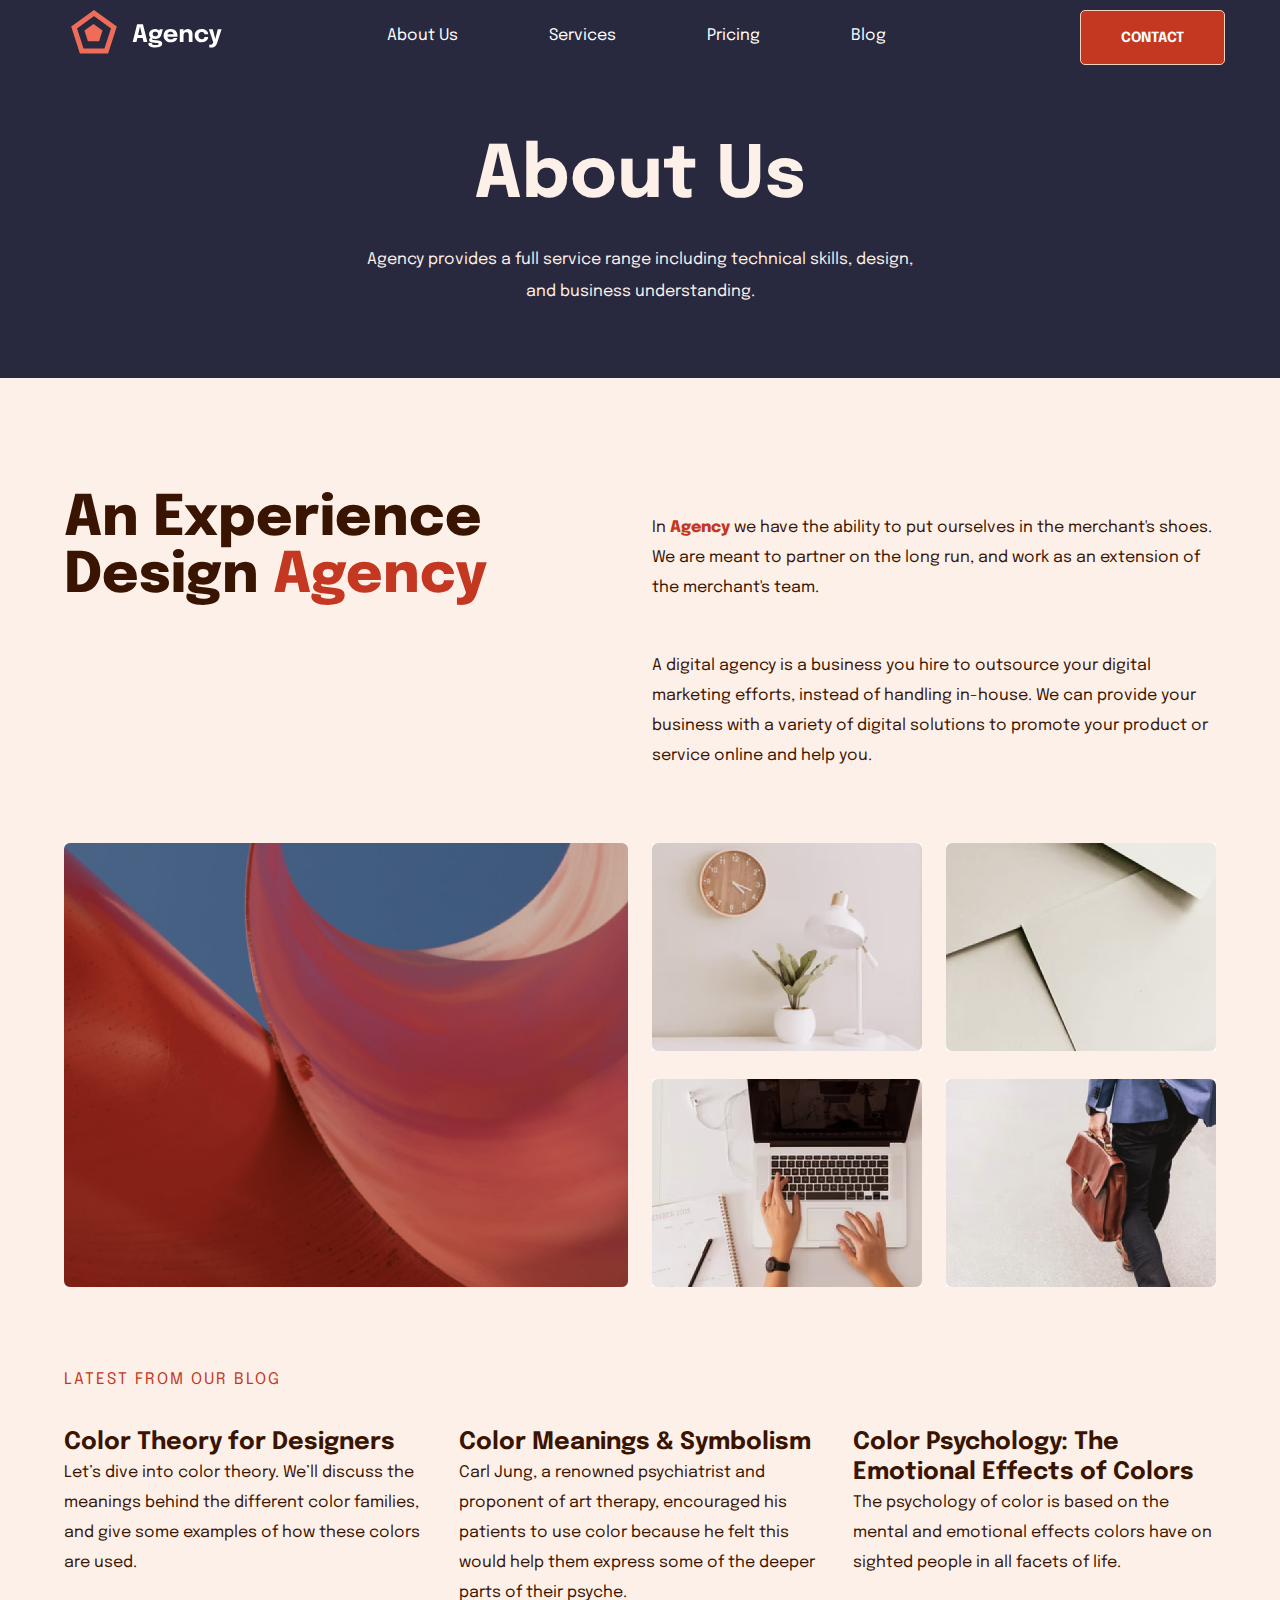
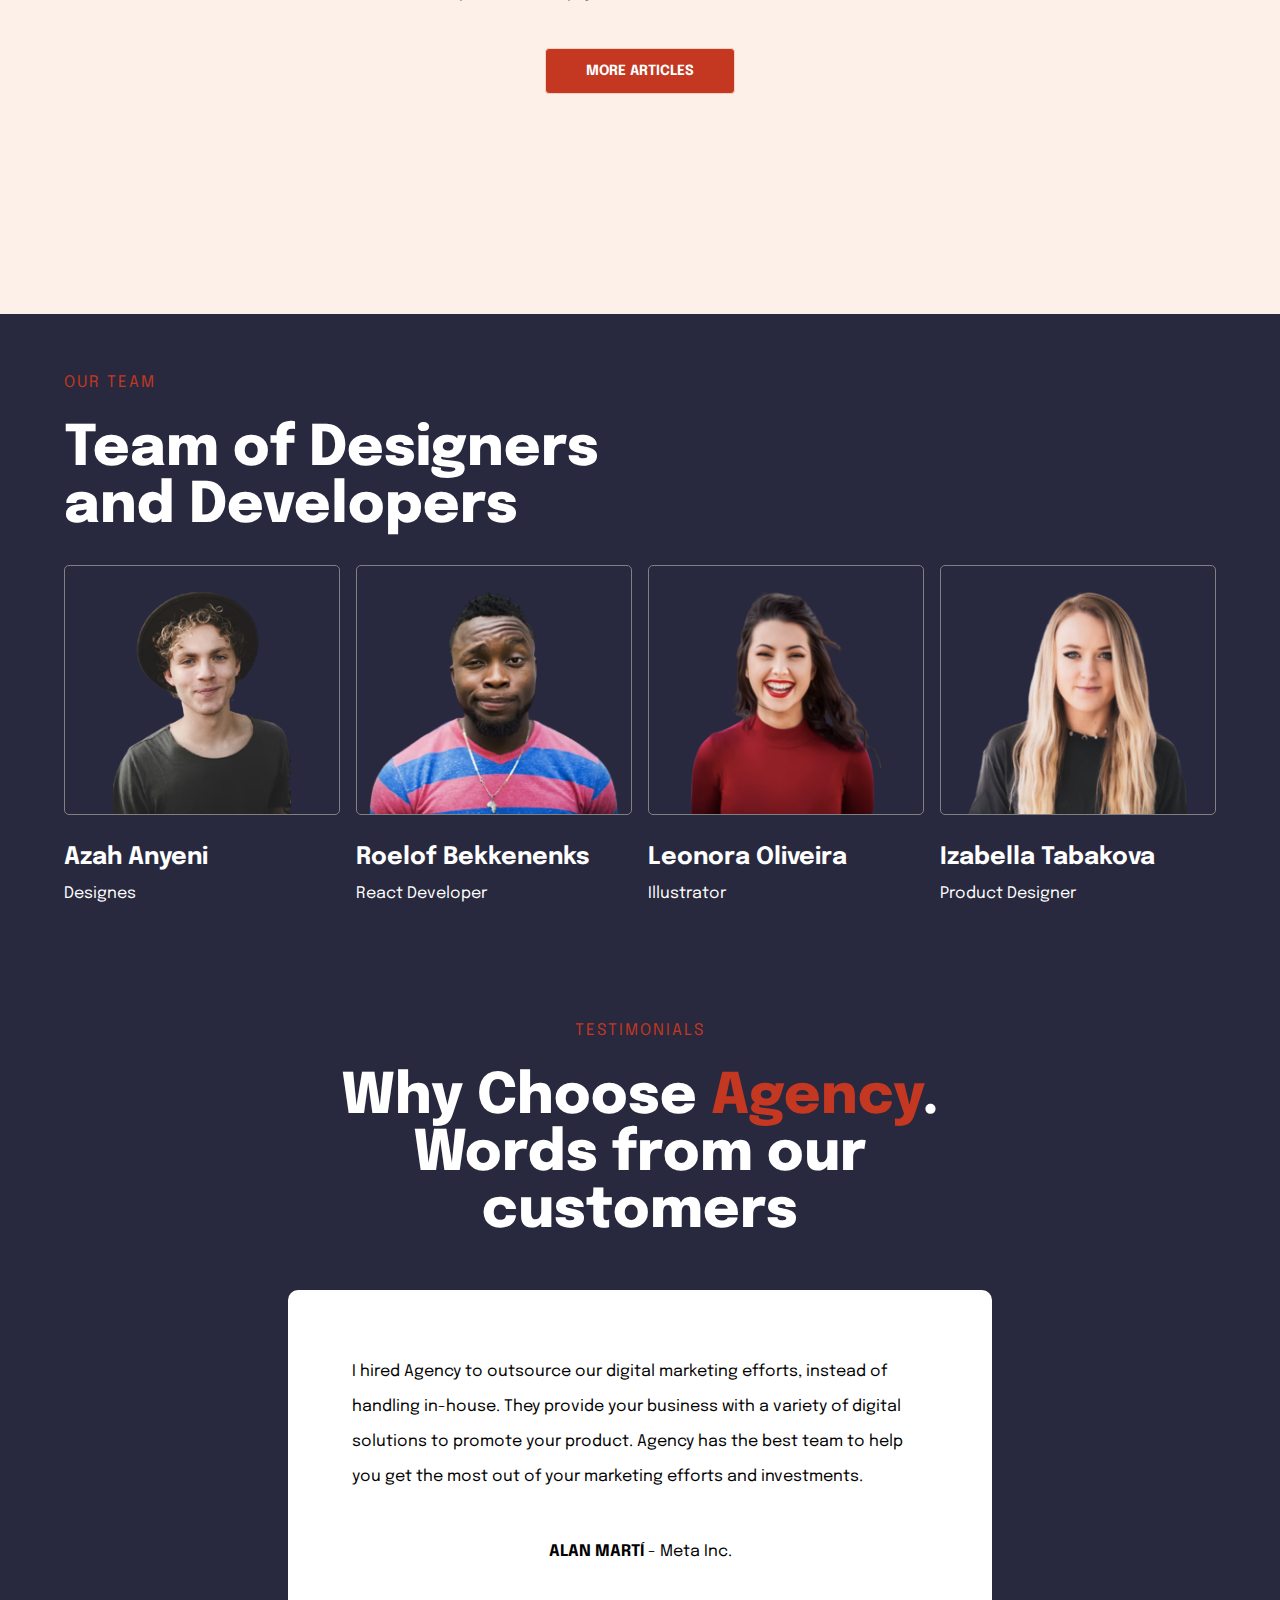
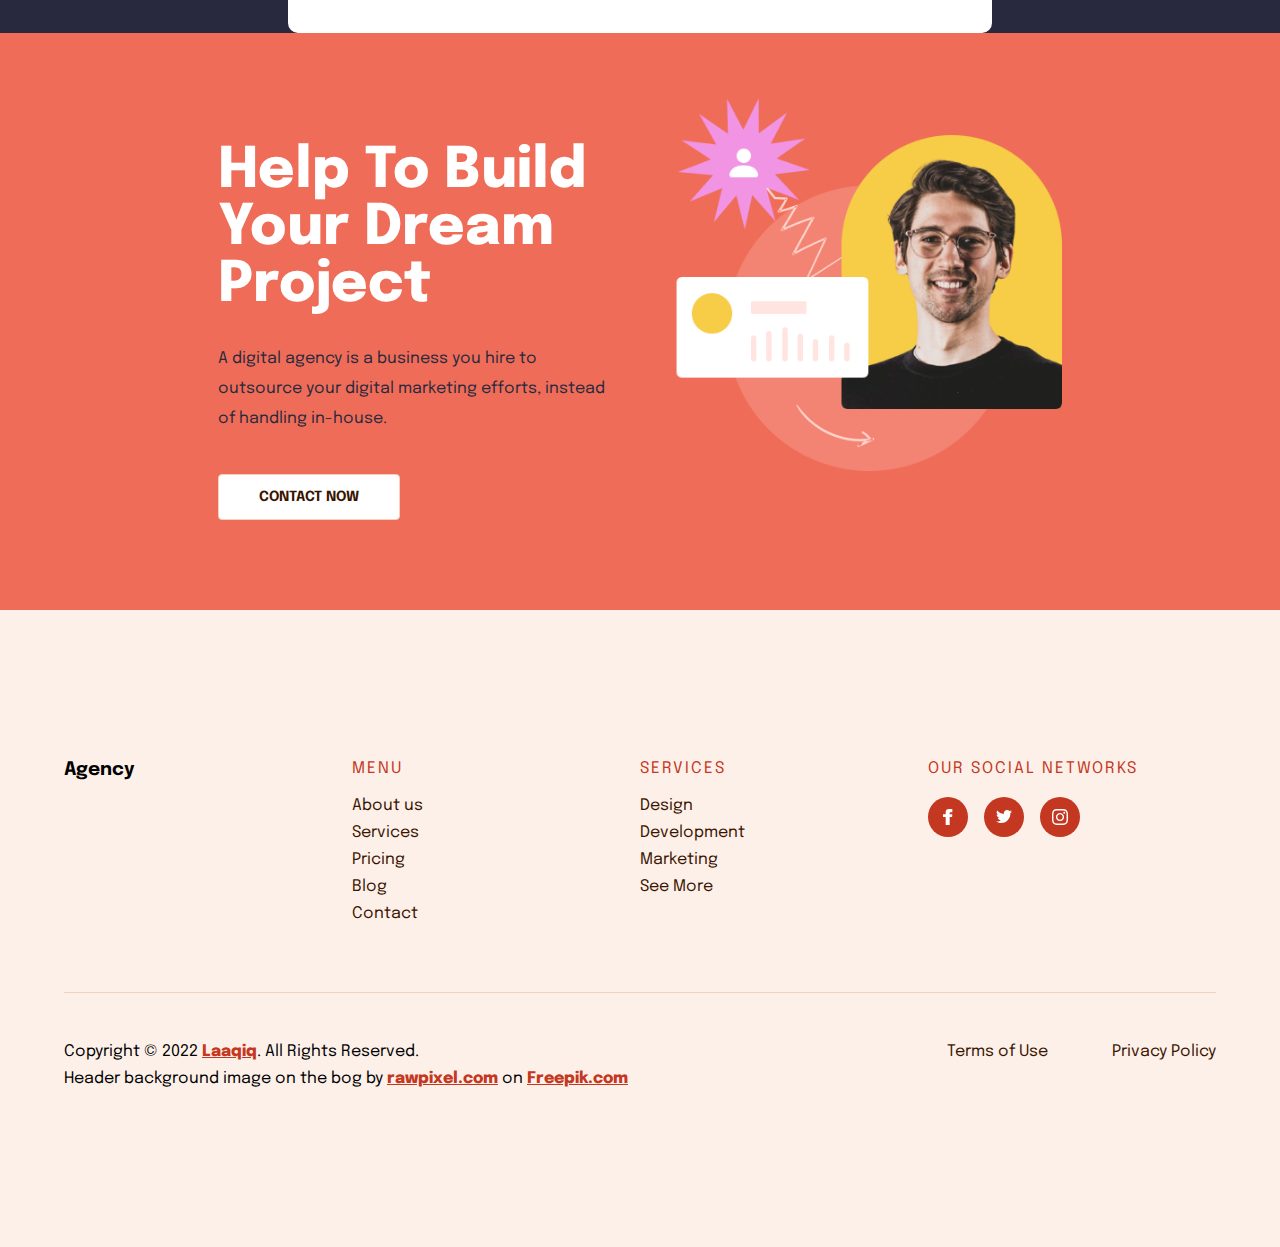
<file: index.html>
<!DOCTYPE html>
<html lang="en">

<head>
  <meta charset="UTF-8">
  <meta http-equiv="X-UA-Compatible" content="IE=edge">
  <meta name="viewport" content="width=device-width, initial-scale=1.0">
  <link rel="stylesheet" href="css/styles.css">
  <link rel="icon" type="image/x-icon" href="img/favicon.ico">
  <title></title>
</head>

<body>
  <header>
    <nav>
      <div class="nav-container">
        <input id="nav-toggle" type="checkbox">
        <a href="index.html" class="logo"><img src="img/logo.svg" alt="Agency Logo"></a>
        <ul class="links">
          <li><a href="#">About Us</a></li>
          <li><a href="#">Services</a></li>
          <li><a href="#">Pricing</a></li>
          <li><a href="#">Blog</a></li>
          <li class="push-right nav-button"><a href="contact.html">Contact</a></li>
        </ul>
        <label for="nav-toggle" class="icon-burger">
          <div class="line"></div>
          <div class="line"></div>
          <div class="line"></div>
        </label>
      </div>
    </nav>
  </header>
  <main>
    <article>
      <section class="page-intro">
        <div class="container">
          <h1>About Us</h1>
          <p>Agency provides a full service range including technical skills, design, and business understanding.</p>
        </div>
      </section>

      <section class="agency">
        <div class="container gridfour">

          <h2 class="col-1 section-title">An Experience Design <span class="highlight">Agency</span></h2>

          <div class="col-2">
            <p>In <span class="highlight">Agency</span> we have the ability to put ourselves in the merchant's
              shoes. We are meant to partner on the
              long run, and work as an extension of the merchant's team.

            </p>
            <p>A digital agency is a business you hire to outsource your digital marketing efforts, instead of handling
              in-house. We can provide your business with a variety of digital solutions to promote your product or
              service online and help you.</p>
          </div>

          <div class="col-3"><img class="agency-img" src="/img/red-fabrics.jpg" alt=""></div>
          <div class="col-4 gridfour">
            <div><img class="agency-img" src="./img/watch-lamp.jpg" alt=""></div>
            <div><img class="agency-img" src="./img/papers.jpg" alt=""></div>

            <div><img class="agency-img" src="./img/laptop.jpg" alt=""></div>
            <div><img class="agency-img" src="./img/wallet.jpg" alt="">
            </div>
          </div>
        </div>

        <section class="latest-blog">

          <h3 class="red-subtitle container">LATEST FROM OUR BLOG</h3>
          <div class="latest-flex-wrapper container">
            <div class="latest-flex-item">
              <h4>Color Theory for Designers</h4>
              <p>Let’s dive into color theory. We’ll discuss the meanings behind the different color families, and
                give
                some examples of how these colors are used.</p>
            </div>

            <div class="latest-flex-item">
              <h4>Color Meanings & Symbolism</h4>
              <p>Carl Jung, a renowned psychiatrist and proponent of art therapy, encouraged his patients to use
                color
                because he felt this would help them express some of the deeper parts of their psyche.</p>
            </div>

            <div class="latest-flex-item">
              <h4>Color Psychology: The Emotional Effects of Colors</h4>
              <p>The psychology of color is based on the mental and emotional effects colors have on sighted people
                in
                all facets of life.</p>
            </div>
          </div>
          <div class="button-container">
            <a href="" class="button">More articles</a>
          </div>
        </section>
      </section>

      <section class="team">
        <div class="container">
          <h3 class="red-subtitle">OUR TEAM</h3>
          <h2 class="section-title">Team of Designers and Developers</h2>
          <div class="scroller">
            <div class="scroll-item">
              <div class="scroll-item-image-container">
                <img src="img/azah-anyeni.png" alt="">
              </div>
              <p class="scroll-item-name">Azah Anyeni</p>
              <p class="scroll-item-rol">Designes</p>
            </div>

            <div class="scroll-item">
              <div class="scroll-item-image-container">
                <img src="img/roelof-bekkenenks.png" alt="">
              </div>
              <p class="scroll-item-name">Roelof Bekkenenks</p>
              <p class="scroll-item-rol">React Developer</p>
            </div>

            <div class="scroll-item">
              <div class="scroll-item-image-container">
                <img src="img/leonora-oliveira.png" alt="">
              </div>
              <p class="scroll-item-name">Leonora Oliveira</p>
              <p class="scroll-item-rol">Illustrator</p>
            </div>

            <div class="scroll-item">
              <div class="scroll-item-image-container">
                <img src="img/izabella-tabakova.png" alt="">
              </div>
              <p class="scroll-item-name">Izabella Tabakova</p>
              <p class="scroll-item-rol">Product Designer</p>
            </div>
          </div>
        </div>
      </section>

      <section class="testimonials">
        <div class="container">
          <h3 class="red-subtitle">TESTIMONIALS</h3>
          <h2 class="section-title">Why Choose <span class="highlight">Agency</span>. Words from our customers
          </h2>

        </div>
        <blockquote class="testimonial">
          <p>I hired Agency to outsource our digital marketing efforts, instead of handling in-house. They provide
            your business with a variety of digital solutions to promote your product. Agency has the best team to
            help you get the most out of your marketing efforts and investments.</p>
          <cite><span> Alan Martí</span> - Meta Inc.</cite>
        </blockquote>
      </section>


      <section class="contact-section">
        <div class="container">
          <div class="contact-section-part">
            <h2 class="section-title">Help To Build Your Dream Project</h2>
            <p>A digital agency is a business you hire to outsource your digital marketing efforts, instead of handling
              in-house.</p>
            <a href="contact.html" class="button">CONTACT NOW</a>
          </div>
          <div class="contact-section-part"><img src="img/dream-project.png" alt=""></div>
        </div>
      </section>
    </article>
  </main>

  <footer>
    <div class="container">
      <div class="top-footer">
        <div class="footer-part footer-title">
          <h3>Agency</h3>
        </div>
        <div>
          <h3 class="red-subtitle">MENU</h3>
          <ul class="footer-list">
            <li><a href="index.html">About us</a></li>
            <li><a href="#">Services</a></li>
            <li><a href="#">Pricing</a></li>
            <li><a href="#">Blog</a></li>
            <li><a href="#">Contact</a></li>
          </ul>
        </div>
        <div>
          <h3 class="red-subtitle">SERVICES</h3>
          <ul class="footer-list">
            <li><a href="index.html">Design </a></li>
            <li><a href="#">Development</a></li>
            <li><a href="#">Marketing</a></li>
            <li><a href="#">See More</a></li>
          </ul>
        </div>
        <div class="socials">
          <h3 class="red-subtitle">OUR SOCIAL NETWORKS</h3>
          <ul>
            <li><a href="#" class="icon"><img src="img/facebook.svg" alt="Follow us on Facebook"></a></li>
            <li><a href="#" class="icon"><img src="img/twitter.svg" alt="Follow us on Twitter"></a></li>
            <li><a href="#" class="icon"><img src="img/instagram.svg" alt="Follow us on Instagram"></a></li>
          </ul>
        </div>
      </div>

      <div class="bottom-footer">
        <div>
          <p>Copyright © 2022 <a href="#" class="highlight">Laaqiq</a>. All Rights Reserved.</p>
          <p>Header background image on the bog by <a href="https://www.rawpixel.com/"
              class="highlight">rawpixel.com</a> on <a class="highlight" href="https://www.freepik.es/">Freepik.com</a>
          </p>
        </div>
        <div class="bottom-footer-second-part">
          <a href="#">Terms of Use</a>
          <a href="#">Privacy Policy</a>
        </div>
      </div>
    </div>

  </footer>

</body>

</html>
</file>
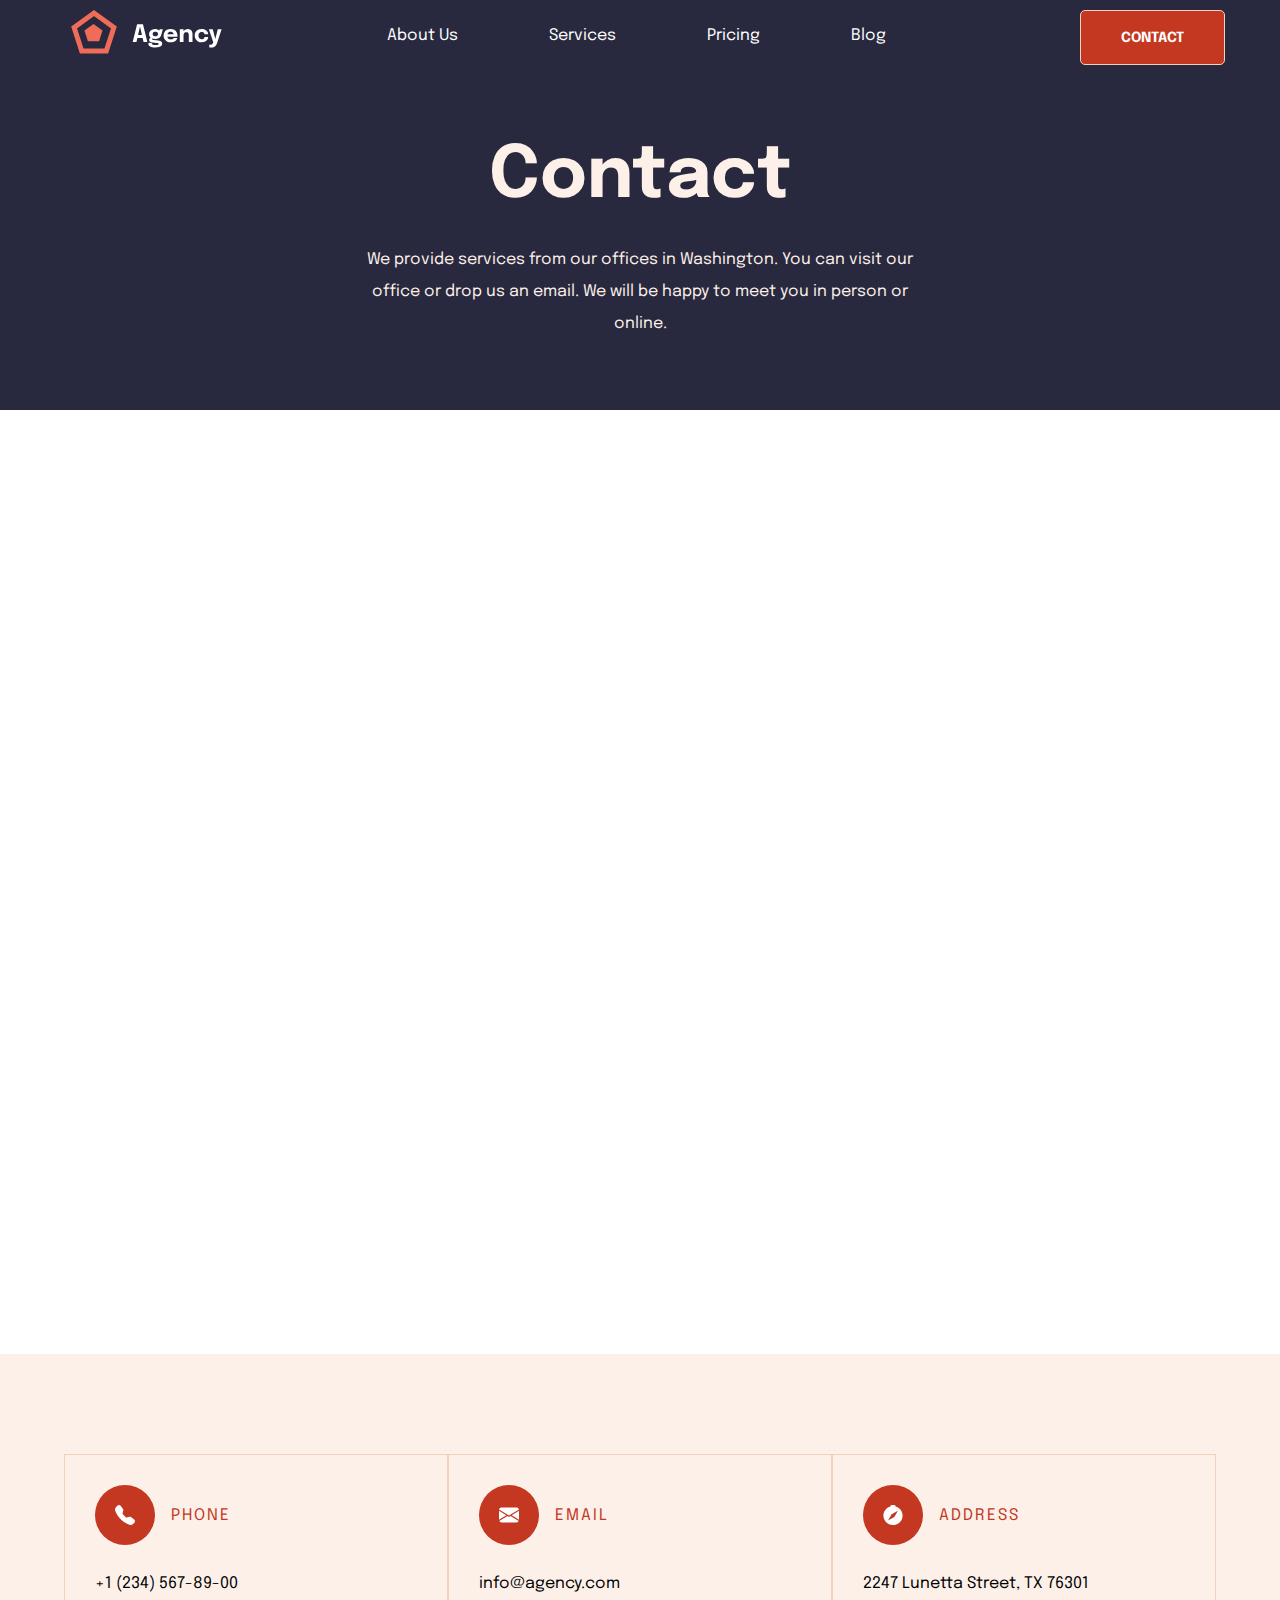
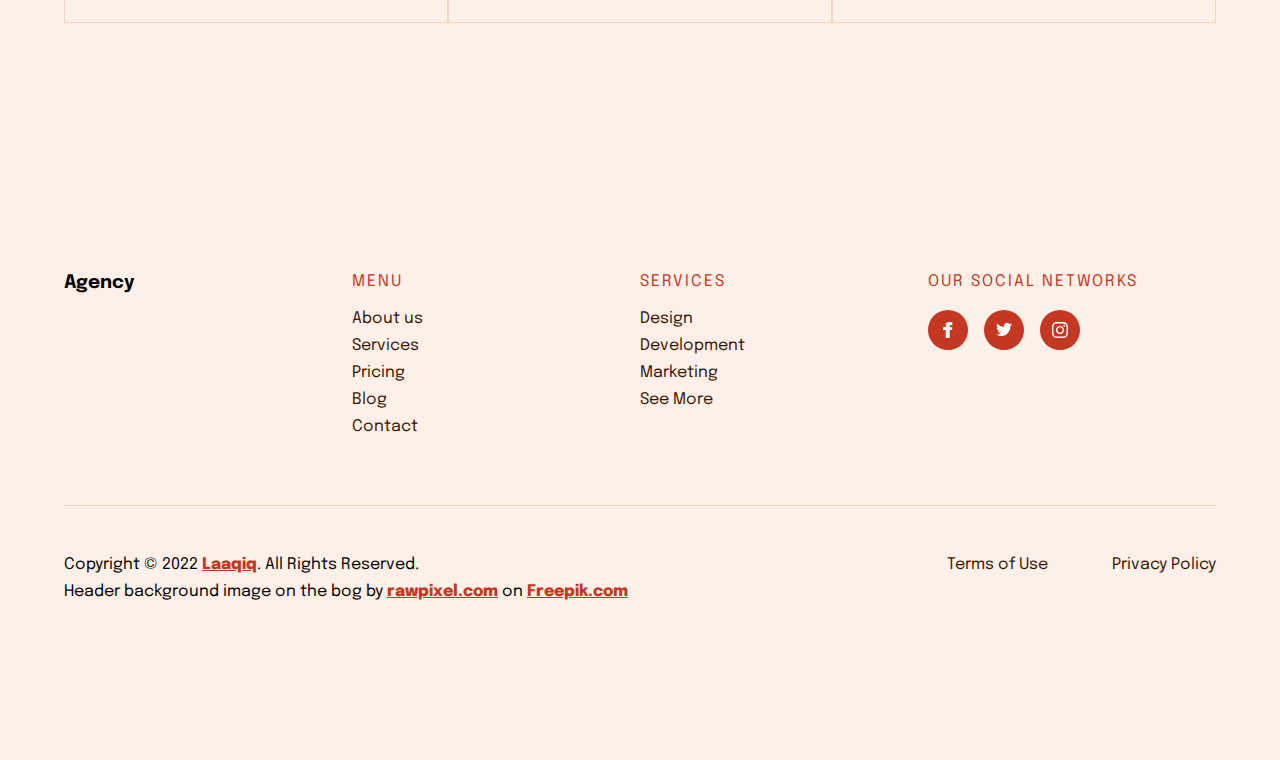
<file: contact.html>
<!DOCTYPE html>
<html lang="en">

<head>
    <meta charset="UTF-8">
    <meta http-equiv="X-UA-Compatible" content="IE=edge">
    <meta name="viewport" content="width=device-width, initial-scale=1.0">
    <link rel="stylesheet" href="css/styles.css">
    <link rel="icon" type="image/x-icon" href="img/favicon.ico">
    <title>Contact</title>
</head>

<body>
    <header>
        <nav>
            <div class="nav-container">
                <input id="nav-toggle" type="checkbox">
                <a href="index.html" class="logo"><img src="img/logo.svg" alt="Agency Logo"></a>
                <ul class="links">
                    <li><a href="#">About Us</a></li>
                    <li><a href="#">Services</a></li>
                    <li><a href="#">Pricing</a></li>
                    <li><a href="#">Blog</a></li>
                    <li class="push-right nav-button"><a href="#">Contact</a></li>
                </ul>
                <label for="nav-toggle" class="icon-burger">
                    <div class="line"></div>
                    <div class="line"></div>
                    <div class="line"></div>
                </label>
            </div>
        </nav>
    </header>


    <main>
        <article>
            <section class="page-intro">
                <div class="container">
                    <h1>Contact</h1>
                    <p>We provide services from our offices in Washington. You can visit our office or drop us an email.
                        We will be happy to meet you in person or online.</p>
                </div>
            </section>
            <iframe
                src="https://www.google.com/maps/embed?pb=!1m18! 1m12!1m3!1d52983.55059947308!2d-98.52728606109359!3d33.903251986413196!2m3!1f0!2f0!3f0!3m2!1i1024!2i768!4f13.1!3m3!1m2!1s0x8652db0b7d1ca639%3A0x3b22e12b908fe9ed!2sWichita%20Falls%2C%20Texas% 2076301%2C%20EE.%20UU.!5e0!3m2!1ses!2ses!4v1668535767811!5m2!1ses!2ses"
                width="600" height="450" style="border:0;" allowfullscreen="" loading="lazy"
                referrerpolicy="no-referrer-when-downgrade"></iframe>

            <section class="contact-data">
                <div class="container">
                    <div>
                        <div class="contact-data-top"><a href="#" class="icon"><img src="img/phone.svg" alt="Phone"></a>
                            <h3 class="red-subtitle">PHONE</h3>
                        </div>
                        <p>+1 (234) 567-89-00</p>
                    </div>
                    <div>
                        <div class="contact-data-top"><a href="#" class="icon"><img src="img/email.svg" alt="Email"></a>
                            <h3 class="red-subtitle">EMAIL</h3>
                        </div>
                        <p>info@agency.com</p>
                    </div>
                    <div>
                        <div class="contact-data-top"><a href="#" class="icon"><img src="img/compass.svg"
                                    alt="Address"></a>
                            <h3 class="red-subtitle">ADDRESS</h3>
                        </div>
                        <p>2247 Lunetta Street, TX 76301</p>
                    </div>
                </div>
            </section>
        </article>
    </main>

    <footer>
        <div class="container">
            <div class="top-footer">
                <div class="footer-part footer-title">
                    <h3>Agency</h3>
                </div>
                <div>
                    <h3 class="red-subtitle">MENU</h3>
                    <ul class="footer-list">
                        <li><a href="index.html">About us</a></li>
                        <li><a href="#">Services</a></li>
                        <li><a href="#">Pricing</a></li>
                        <li><a href="#">Blog</a></li>
                        <li><a href="#">Contact</a></li>
                    </ul>
                </div>
                <div>
                    <h3 class="red-subtitle">SERVICES</h3>
                    <ul class="footer-list">
                        <li><a href="index.html">Design </a></li>
                        <li><a href="#">Development</a></li>
                        <li><a href="#">Marketing</a></li>
                        <li><a href="#">See More</a></li>
                    </ul>
                </div>
                <div class="socials">
                    <h3 class="red-subtitle">OUR SOCIAL NETWORKS</h3>
                    <ul>
                        <li><a href="#" class="icon"><img src="img/facebook.svg" alt="Follow us on Facebook"></a></li>
                        <li><a href="#" class="icon"><img src="img/twitter.svg" alt="Follow us on Twitter"></a></li>
                        <li><a href="#" class="icon"><img src="img/instagram.svg" alt="Follow us on Instagram"></a></li>
                    </ul>
                </div>
            </div>

            <div class="bottom-footer">
                <div>
                    <p>Copyright © 2022 <a href="#" class="highlight">Laaqiq</a>. All Rights Reserved.</p>
                    <p>Header background image on the bog by <a href="https://www.rawpixel.com/"
                            class="highlight">rawpixel.com</a> on <a class="highlight"
                            href="https://www.freepik.es/">Freepik.com</a>
                    </p>
                </div>
                <div class="bottom-footer-second-part">
                    <a href="#">Terms of Use</a>
                    <a href="#">Privacy Policy</a>
                </div>
            </div>
        </div>

    </footer>

</body>

</html>
</file>
<file: css/styles.css>
@import url('https://fonts.googleapis.com/css2?family=Epilogue:wght@400;700;800&display=swap');
@import url('https://fonts.googleapis.com/css2?family=Courgette&display=swap');
*{
    margin: 0;
    padding: 0;
    border: none;
    outline: 0;
    list-style: none;
    text-decoration: none;
    box-sizing: border-box;
}

body{
    font-size: 16px;
    font-family: 'Epilogue', sans-serif;
}

.nav-container{
	position: relative;
	max-width: 1170px;
	margin: auto;
}

nav {
	position: fixed;
	z-index: 10;
	left: 0;
	right: 0;
	top: 0;
	height: 70px;
	background-color: #28293E;
	border-bottom: 3px solid #28293E;
}
nav .logo {
    width: 27%;
	float: left;
	height: 100%;
	display: flex;
	align-items: center;
	padding: 10px 15px;
	color: white;
}
nav .links {
	height: 100%;
	display: flex;
    gap: 4rem;
	justify-content: flex-start;
	align-items: center;
}
nav .links li {
	list-style: none;
    line-height: 40px;
    height: 100%;
}
nav .links a {
	display: block;
	max-height: 70px;
	padding: 16px 11px 11px 16px;
	font-size: 16px;
	color: white;
	text-decoration: none;
	border-bottom: 3px solid #28293E;

}
.nav-button{
	padding: 0px 0px 10px 0px;

}
nav .links a:hover {
	border-bottom: 3px solid #C43721;
}

nav .nav-button a:hover {
	border: 1px solid white;
    background: none;
    color: white;
}

.push-right{
    margin-left: auto;
}

#nav-toggle {
	position: absolute;
    display: none;
}

nav .nav-button a{
    position: relative;
    top: 7.5px;
    padding: 0.4rem 2.5rem !important;
    background-color: #C43721;
    border-radius: 5px;
    text-transform: uppercase;
    font-weight: bold;
    font-size: 14px;
    border: 1px solid  #F3D1BF;
}
nav .icon-burger {
    border: 1px solid white;
    border-radius: 10px;
    height: 40px;
    width: 40px;
	display: none;
	position: absolute;
	right: 5%;
	margin-top: 15px;
}
nav .icon-burger .line {
    position: absolute;
    top: 14px;
    left: 6px;
	width: 17px;
	height: 3px;
	background-color: white;
	margin: 4px;
	border-radius: 3px;
	transition: all .3s ease-in-out;
}
.icon-burger .line:nth-child(1){
    top: 8px;
}
.icon-burger .line:nth-child(3){
    top: 20px;
}
@media screen and (max-width: 1050px) {
    nav .links {
        gap: 1rem;
    }
	.nav .links a{
		padding: 0.4rem 1.5rem;
	}

}
@media screen and (max-width: 768px) {
    .nav-button a{
        height: initial;
        margin-top: initial;
        padding: initial;
        background:none;
        border-radius: initial;
        text-transform: capitalize;
        font-weight: bold;
        font-size: 18px;
        border: none;
    }
	nav .logo {
		width: auto;
		justify-content: center;
	}
	nav .links {
		transform: translateY(-1000px);
        line-height: 10px;
        font-weight: bold;
		position: fixed;
		left: 0;
		right: 0;
		top: 70px;
		bottom: 100%;
		height: auto;
		flex-direction: column;
		background-color: #28293E;
		z-index: -1;
		transition: all .5s ease-in-out;
	}
    nav .links li:first-child{
        margin-top: 30px;
    }
    nav .links li {

        list-style: none;
        height: initial;
    }

	nav .nav-button a{
		background: none;
		font-weight: bold;
		font-size: 18px;
		text-transform: capitalize;
		border: none;
	}
	nav :checked ~ .links {
		bottom: 0;
	}
	nav .icon-burger {
		display: block;
	}
	nav :checked ~ .links {
		transform: translateY(0);
	}
	nav :checked ~ .icon-burger .line:nth-child(1) {
        position: absolute;
        width: 20px;
		transform: translateY(6px) rotate(45deg);
	}
	nav :checked ~ .icon-burger .line:nth-child(3) {
		display: none;
	}
	nav :checked ~ .icon-burger .line:nth-child(2) {
        width: 20px;

        transform: rotate(-45deg);
	}
	.push-right{
        margin: 0;
    }
}

/*INDEX*/



.container{
	max-width: 1170px;
	width: 90%;
	margin: auto;
}

.page-intro{
	background-color: #28293E;
	color: #FDF0E9;
}

.page-intro .container{
	display: flex;
	flex-direction: column;
	align-items: center;
	padding: 70px 0;
	max-width: 550px;
}
.page-intro h1{
	font-size: 72px;
	margin-top: 70px;
	margin-bottom: 30px;
}

.page-intro p{
	text-align: center;
	line-height: 2rem;
}


/*SECTION 2*/

.agency{
	background-color: #FDF0E9;
	color: #391400;
}


.gridfour{
	display: grid;
	grid-template-columns: 1fr 1fr;
	gap: 1.5rem;
}

.gridfour div{
	overflow:auto; 
}
.agency-img{
min-width: 120px;
width: 100%;
object-fit: cover;
}
.col-1{
	margin: 20% 0;
}

.col-1,.col-2,.col-3, .col-4{
	width: 100%;
}

.section-title{
	font-weight: 800;
	font-size: 56px;
}

.col-2{
	margin-top: 24%;
}
.col-2 p{
	margin-bottom: 3rem;
	line-height: 30px;
}
.highlight{
	color: #C43721;
	font-weight: 800;
}

/* Responsive grid*/


@media screen and (max-width: 768px) {
	.agency .container{
		grid-template-columns: 1fr;
		grid-template-rows: auto auto auto auto;
		
	}
	.section-title{
		font-size: 40px;
	}

	.col-2{
		margin-top: 0;
	}
}


/*LATEST BLOG*/

.latest-blog{
	padding: 40px 0px;
}
.latest-blog h3{
	padding: 40px 0;
}
.latest-blog .latest-flex-wrapper{
	display: flex;
	gap: 2rem;
}

.latest-flex-item{
	flex: 1;
	line-height: 30px;
}

.latest-flex-item h4{
	font-size: 24px;
}

.red-subtitle{
	font-size: 1rem;
	font-weight: 400;
	color: #C43721;
	letter-spacing: 2px;
}

.button{
	display: block;
	width: fit-content;
	margin: 40px auto;
	padding: 15px 40px;
	background-color: #C43721;
    color: white;
    border-radius: 4px;
    text-transform: uppercase;
    font-weight: bold;
    font-size: 14px;
    border: 1px solid  #F3D1BF !important ;
}
.button-container{
	padding-bottom: 140px;
}
@media screen and (max-width: 768px) {
	.latest-blog .latest-flex-wrapper{
		flex-direction: column;
	}
	.button{
		margin-left: 5%;
		float: left;
	}
}

/*team*/

.team{
	background-color: #28293E;
	color: white;
}

.team .red-subtitle{
	padding-top: 60px;
}

.team .section-title{
	padding: 30px 0;
	width: 50%;
}

.scroller{
	display: grid;
	grid-auto-flow: column;
	grid-auto-columns: 1fr;
	gap: 1rem;
	overflow-x: auto;
	overscroll-behavior-inline: contain;
}


.scroll-item-image-container {
	border: 1px solid gray;
	border-radius: 5px;
	height: 250px;
	min-width: 260px;
	display: flex;
	justify-content: center;
	align-items: flex-end;
}


.scroll-item-name{
	margin: 30px 0px 15px 0px;
	font-weight: bold;
	font-size: 24px;
}

.scroll-item-rol{
	font-weight: 400;
	margin: 15px 0px 30px 0px;
}


.scroll-item-image-container img{
	object-fit: cover;
	height: 90%;
}

.scroller::-webkit-scrollbar {
	width: 2em;
	height: 1em;
  }
  
  .scroller::-webkit-scrollbar-track {
	background: #EF6D58;
	border-radius: 100vw;
	margin-block: 0.5em;
  }
  
  .scroller::-webkit-scrollbar-thumb {
	background:#C43721;
	border-radius: 100vw;
  }
  
  .scroller::-webkit-scrollbar-thumb:hover {
	background: #FDF0E9;
  }

@media screen and (max-width: 768px) {
	.team .section-title{
		width: 100%;
	}
}

/*testimonials*/

.testimonials{
	background-color: #28293E;
}

.testimonials .red-subtitle{
	text-align: center;
	padding-top: 90px;
	padding-bottom: 30px;
}

.testimonials .section-title{
	color: #FFFFFF;
	text-align: center;
	margin: auto;
	max-width: 67%;
}

.testimonials .testimonial{
    line-height: 35px;
	max-width: 55%;
	margin: auto;
	margin-top: 50px;
	padding: 4rem;
	border-radius: 10px;
	background-color: #FFFFFF;
}

.testimonial cite{
	margin-top: 40px;
	font-style: normal;
	display: block;
	text-align: center;
}

.testimonial cite span{
	font-weight: bold;
	text-transform: uppercase;
}

@media screen and (max-width: 768px) {

	.testimonials .testimonial{
		max-width: 100%;
		border-radius: 0;
	}
	.testimonials .section-title{
		max-width: 90%;
	}
}

/*contact-section*/

.contact-section{
	padding-top: 50px;
	padding-bottom: 50px;
	background-color: #EF6D58;
}
.contact-section .container{
	max-width: 66%;
	display: grid;
	grid-template-columns: 1fr 1fr;
	gap: 3rem;
}


.contact-section-part .section-title{
	color: white;
	margin-top: 60px;
}
.contact-section-part p{
	margin: 30px 0;
	color: #28293E;
	line-height: 30px;
}
.contact-section-part img{
	width: 100%;
}
.contact-section-part a{
	margin-left: 0;
	background-color: #FFFFFF;
	color: #391400;
}

.contact-section-part a:hover{
	background-color: #391400;
	color: #FFFFFF;
}

@media screen and (max-width: 768px) {
	.contact-section .container{
		grid-template-columns: 1fr;
		gap: 1rem;
	}
	
	.contact-section .container .contact-section-part:last-child{
		order:-1;
	}
	.contact-section-part .section-title{
		color: white;
		margin-top: 20px;
	}
	.contact-section{
		padding-top: 20px;
		padding-bottom: 20px;
	}
}


/*footer*/

footer{
	padding: 150px 0;
	background-color: #FDF0E9;
}

.top-footer{
	display: grid;
	grid-template-columns: 1fr 1fr 1fr 1fr;
	padding-bottom: 50px;
	grid-row-gap: 3rem;
	border-bottom: 1px solid #F3D1BF;
}

.footer-title{
	font-weight: bold;

}
.footer-list{
	margin: 20px 0;
}
.footer-list li{
	margin: 10px 0;
}
.footer-list li a{
	
	color: #391400;
}
.socials ul{
	margin-top: 20px;
	display: flex;
	gap: 1rem;
}
.icon{
	display: flex;
	justify-content: center;
	align-items: center;
	background-color: #C43721;
	border-radius: 50%;
	height: 2.5rem;
	width: 2.5rem;
}


.bottom-footer{
	display: flex;
	padding-top: 40px;
}
.bottom-footer > div{
	flex: 1;
}
.bottom-footer p{
	margin: 10px 0;
}
.bottom-footer .highlight{
	text-decoration: underline;
}

.bottom-footer-second-part{
	justify-content: flex-end;
	display: flex;
	gap: 4rem;
}

.bottom-footer-second-part a{
	color: #391400;
	margin: 10px 0;
}


@media screen and (max-width: 768px) {
	.top-footer{
		grid-template-columns: 1fr;
	}	
	.top-footer > *{
		text-align: center;
	}
	.socials .red-subtitle{
		display: none;
	}
	.socials ul{
		display: flex;
		justify-content: center;
	}
}

/*Contact*/
iframe{
	width: 100%;
	height: 940px;
}


.contact-data{
	padding: 100px 0;
	background-color: #FDF0E9;
}
.contact-data .container{
	display: grid;
	grid-template-columns: 1fr 1fr 1fr;
}
.contact-data .container > div{
	
	padding: 30px;
	border: 1px solid #F3D1BF;
}


.contact-data .icon{
	height: 60px;
	width: 60px;
	display: flex;
	justify-content: center;
	align-items: center;
}

.contact-data .icon img{
	height: 20px;
	width: 20px;
}

.contact-data-top{
	display: flex;
	align-items: center;
	gap: 1rem;
}

.contact-data .container div p{
	margin-top: 30px;
}

@media screen and (max-width: 768px) {

	.contact-data .container{
		grid-template-columns:1fr;
	}
}
</file>
